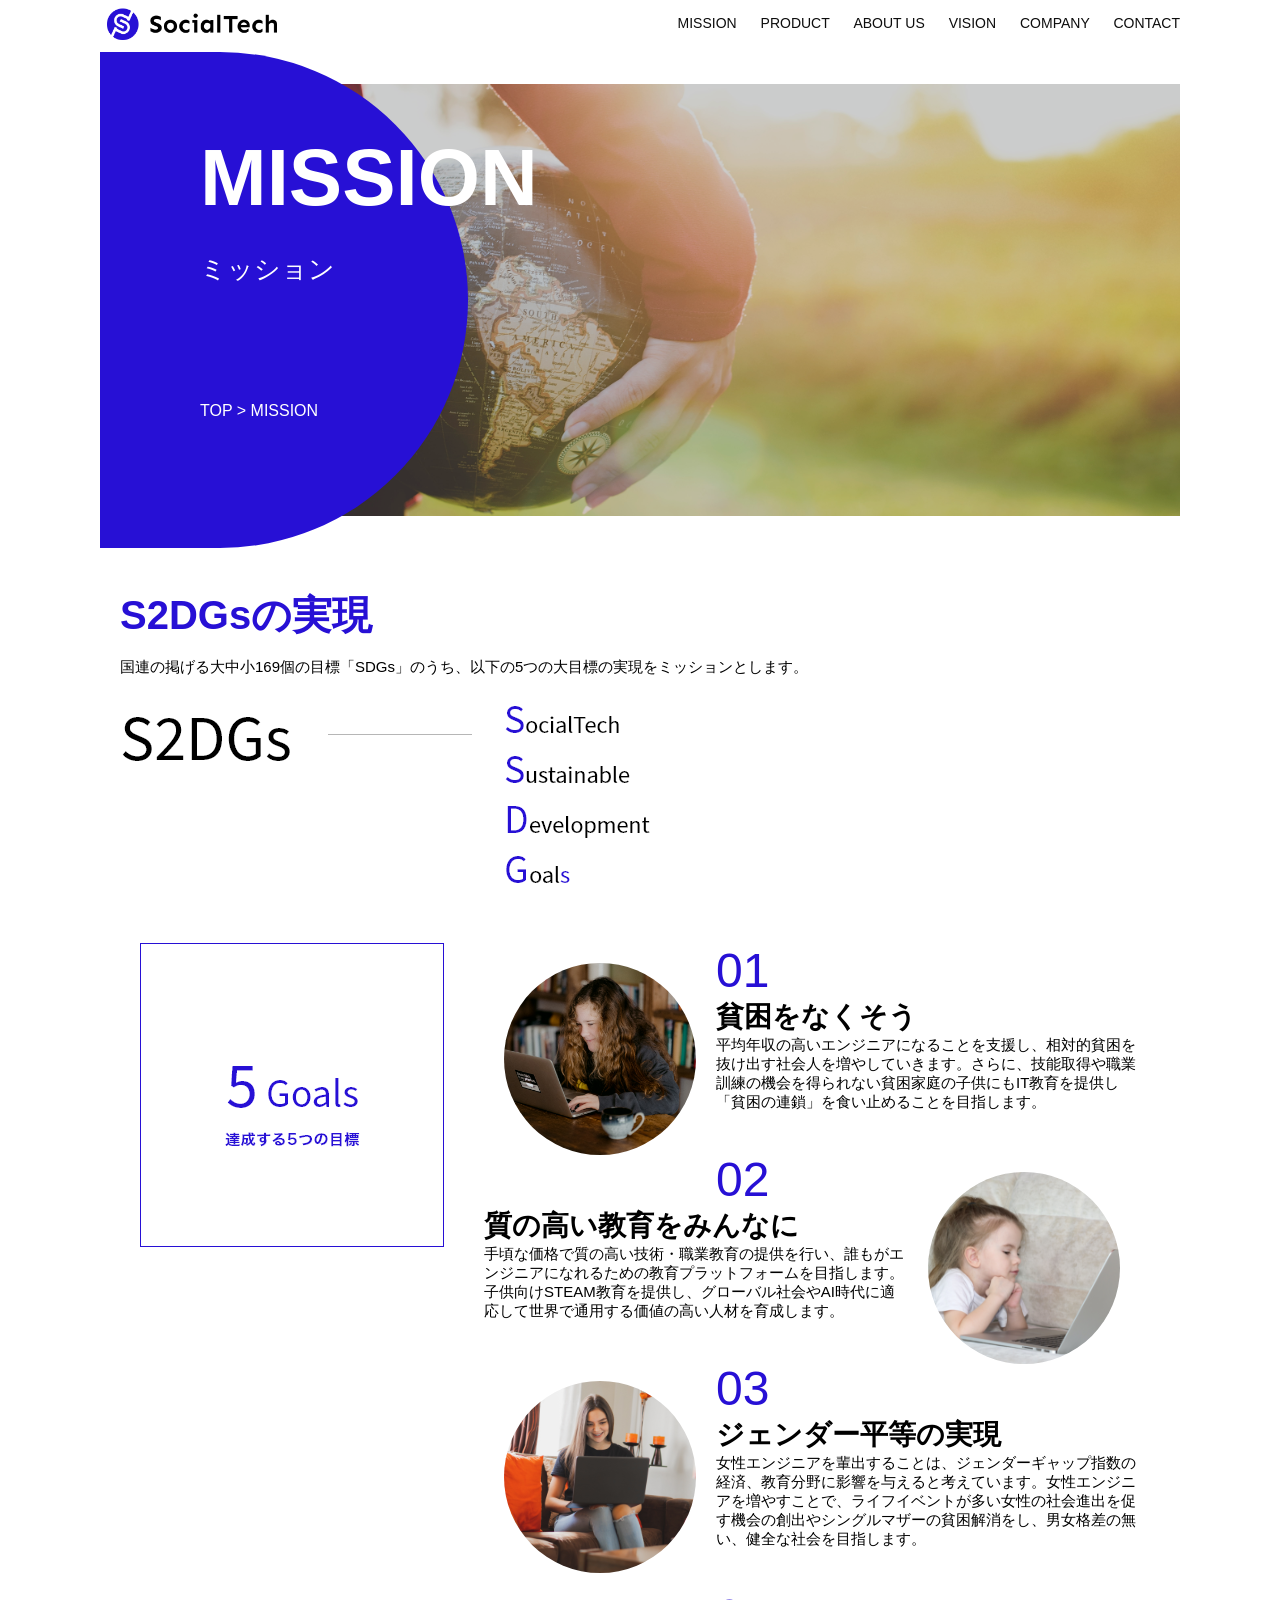
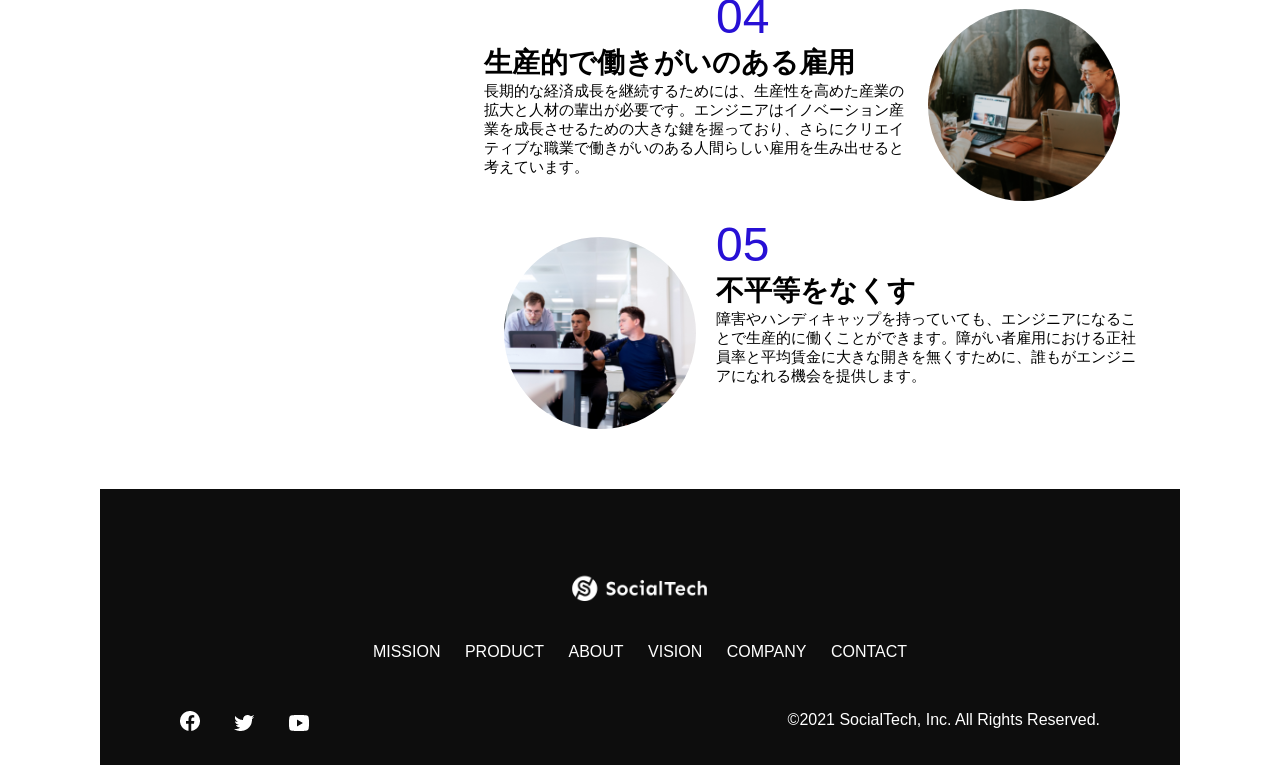
<file: mission.html>
<!DOCTYPE html>
<html lang="ja">
  <head>
    <title>SocialTech -MISSION ミッション-</title>
    <meta charset="utf-8">
    <meta name="description" content="SocialTechはEdTechのリーディングカンパニーを目指します。">
    <meta name="viewport" content="width=device-width,initial-scale=1.0">
    <link rel="stylesheet" href="style.css">
  </head>
  <body>
    <header>
      <a href="index.html">
        <img src="images/logo.png" alt="トップページへ戻る">
      </a>

      <!-- PC用ナビゲーション -->
      <nav id="nav-pc">
          <a href="mission.html">MISSION</a>
          <a href="product.html">PRODUCT</a>
          <a href="index.html#aboutus">ABOUT US</a>
          <a href="index.html#vision">VISION</a>
          <a href="index.html#company">COMPANY</a>
          <a href="index.html#contact">CONTACT</a>
      </nav>

      <!-- スマホ用メニューボタン -->
      <img id="menu-sp" src="images/button-menu.png" alt="ナビゲーションを開く" onclick="document.getElementById('nav-sp').style.display='block'">
      <!-- スマホ用ナビゲーション -->
      <nav id="nav-sp">
      <img id="close" src="images/button-close.png" alt="ナビゲーションを閉じる" onclick="document.getElementById('nav-sp').style.display='none'">
        <a id="logo-sp" href="index.html" onclick="document.getElementById('nav-sp').style.display='none'"><img src="images/logo-sp.png" alt="トップページに戻る"></a>
        <a class="menu" href="mission.html" onclick="document.getElementById('nav-sp').style.display='none'">MISSION</a>
        <a class="menu" href="product.html" onclick="document.getElementById('nav-sp').style.display='none'">PRODUCT</a>
        <a class="menu" href="index.html#aboutus" onclick="document.getElementById('nav-sp').style.display='none'">ABOUT US</a>
        <a  class="menu" href="index.html#vision" onclick="document.getElementById('nav-sp').style.display='none'">VISION</a>
        <a class="menu" href="index.html#company" onclick="document.getElementById('nav-sp').style.display='none'">COMPANY</a>
        <a class="menu" href="index.html#contact" onclick="document.getElementById('nav-sp').style.display='none'">CONTACT</a>
        <div id="sns">
          <a href="https://www.facebook.com/sejuku2013"><img src="images/button-facebook.png" alt="facebookのリンク"></a>
          <a href="https://twitter.com/samuraijuku"><img src="images/button-twitter.png" alt="Twitterのリンク"></a>
          <a href="https://www.youtube.com/channel/UCCFOQO5aDK0xXam4cUQXT8g"><img src="images/button-youtube.png" alt="yoububeのリンク"></a>
        </div>
    </nav>
    
    </header>
    <main>
      <article>
        <section id="mission-main">
          <div id="mission-title">
            <h1>MISSION</h1>
            <span>ミッション</span>
            <div>TOP > MISSION</div>
          </div>
        </section>

        <section id="mission-s2dgs">
          <h2 class="mission-h2">S2DGsの実現</h2>
          <p>国連の掲げる大中小169個の目標「SDGs」のうち、以下の5つの大目標の実現をミッションとします。</p>
          <img src="images/mission/mission-s2dgs.png" alt="SDGs">
        </section>

        <section id="mission-5goals">
          <div>
            <img id="s2dgs-image" src="images/mission/mission-5goals.png" alt="5goals">
          </div>
          <div>
            <div>
              <img class="fivegoals-image-left" src="images/mission/mission-5goals01.png" alt="PCを操作する女の子">
              <span class="fivegoals-number">01</span>
              <h3 class="fivegoals-h3">貧困をなくそう</h3>
              <p class="fivegoals-p">
                平均年収の高いエンジニアになることを支援し、相対的貧困を抜け出す社会人を増やしていきます。さらに、技能取得や職業訓練の機会を得られない貧困家庭の子供にもIT教育を提供し「貧困の連鎖」を食い止めることを目指します。
              </p>
            </div>

            <div>
              <img class="fivegoals-image-right" src="images/mission/mission-5goals02.png" alt="PCを操作する女の子">
              <span class="fivegoals-number">02</span>
              <h3 class="fivegoals-h3">質の高い教育をみんなに</h3>
              <p class="fivegoals-p">
                手頃な価格で質の高い技術・職業教育の提供を行い、誰もがエンジニアになれるための教育プラットフォームを目指します。子供向けSTEAM教育を提供し、グローバル社会やAI時代に適応して世界で通用する価値の高い人材を育成します。
              </p>
            </div>

            <div>
              <img class="fivegoals-image-left" src="images/mission/mission-5goals03.png" alt="PCを操作する女の子">
              <span class="fivegoals-number">03</span>
              <h3 class="fivegoals-h3">ジェンダー平等の実現</h3>
              <p class="fivegoals-p">
                女性エンジニアを輩出することは、ジェンダーギャップ指数の経済、教育分野に影響を与えると考えています。女性エンジニアを増やすことで、ライフイベントが多い女性の社会進出を促す機会の創出やシングルマザーの貧困解消をし、男女格差の無い、健全な社会を目指します。
              </p>
            </div>

            <div>
              <img class="fivegoals-image-right" src="images/mission/mission-5goals04.png" alt="PCを操作する女の子">
              <span class="fivegoals-number">04</span>
              <h3 class="fivegoals-h3">生産的で働きがいのある雇用</h3>
              <p class="fivegoals-p">
                長期的な経済成長を継続するためには、生産性を高めた産業の拡大と人材の輩出が必要です。エンジニアはイノベーション産業を成長させるための大きな鍵を握っており、さらにクリエイティブな職業で働きがいのある人間らしい雇用を生み出せると考えています。
              </p>
            </div>

            <div>
              <img class="fivegoals-image-left" src="images/mission/mission-5goals05.png" alt="PCを操作する女の子">
              <span class="fivegoals-number">05</span>
              <h3 class="fivegoals-h3">不平等をなくす</h3>
              <p class="fivegoals-p">
                障害やハンディキャップを持っていても、エンジニアになることで生産的に働くことができます。障がい者雇用における正社員率と平均賃金に大きな開きを無くすために、誰もがエンジニアになれる機会を提供します。
              </p>
            </div>

          </div>

        </section>



      </article>
      <footer>
        <div id="footer-logo">
          <img src="images/logo-sp.png" alt="Social Tech">
        </div>

        <div id="footer-link">
          <a href="mission.html">MISSION</a>
          <a href="product.html">PRODUCT</a>
          <a href="index.html#aboutus">ABOUT</a>
          <a href="index.html#vision">VISION</a>
          <a href="index.html#company">COMPANY</a>
          <a href="index.html#contact">CONTACT</a>
        </div>

        <div id="sns-footer">
          <a href="https://www.facebook.com/sejuku2013"><img src="images/button-facebook.png" alt="facebookのリンク"></a>
          <a href="https://twitter.com/samuraijuku"><img src="images/button-twitter.png" alt="Twitterのリンク"></a>
          <a href="https://www.youtube.com/channel/UCCFOQO5aDK0xXam4cUQXT8g"><img src="images/button-youtube.png" alt="yoububeのリンク"></a>
          <span id="copyright">&copy;2021 SocialTech, Inc. All Rights Reserved.</span>
        </div>
      </footer>
    </main>
  </body>
</html>
</file>
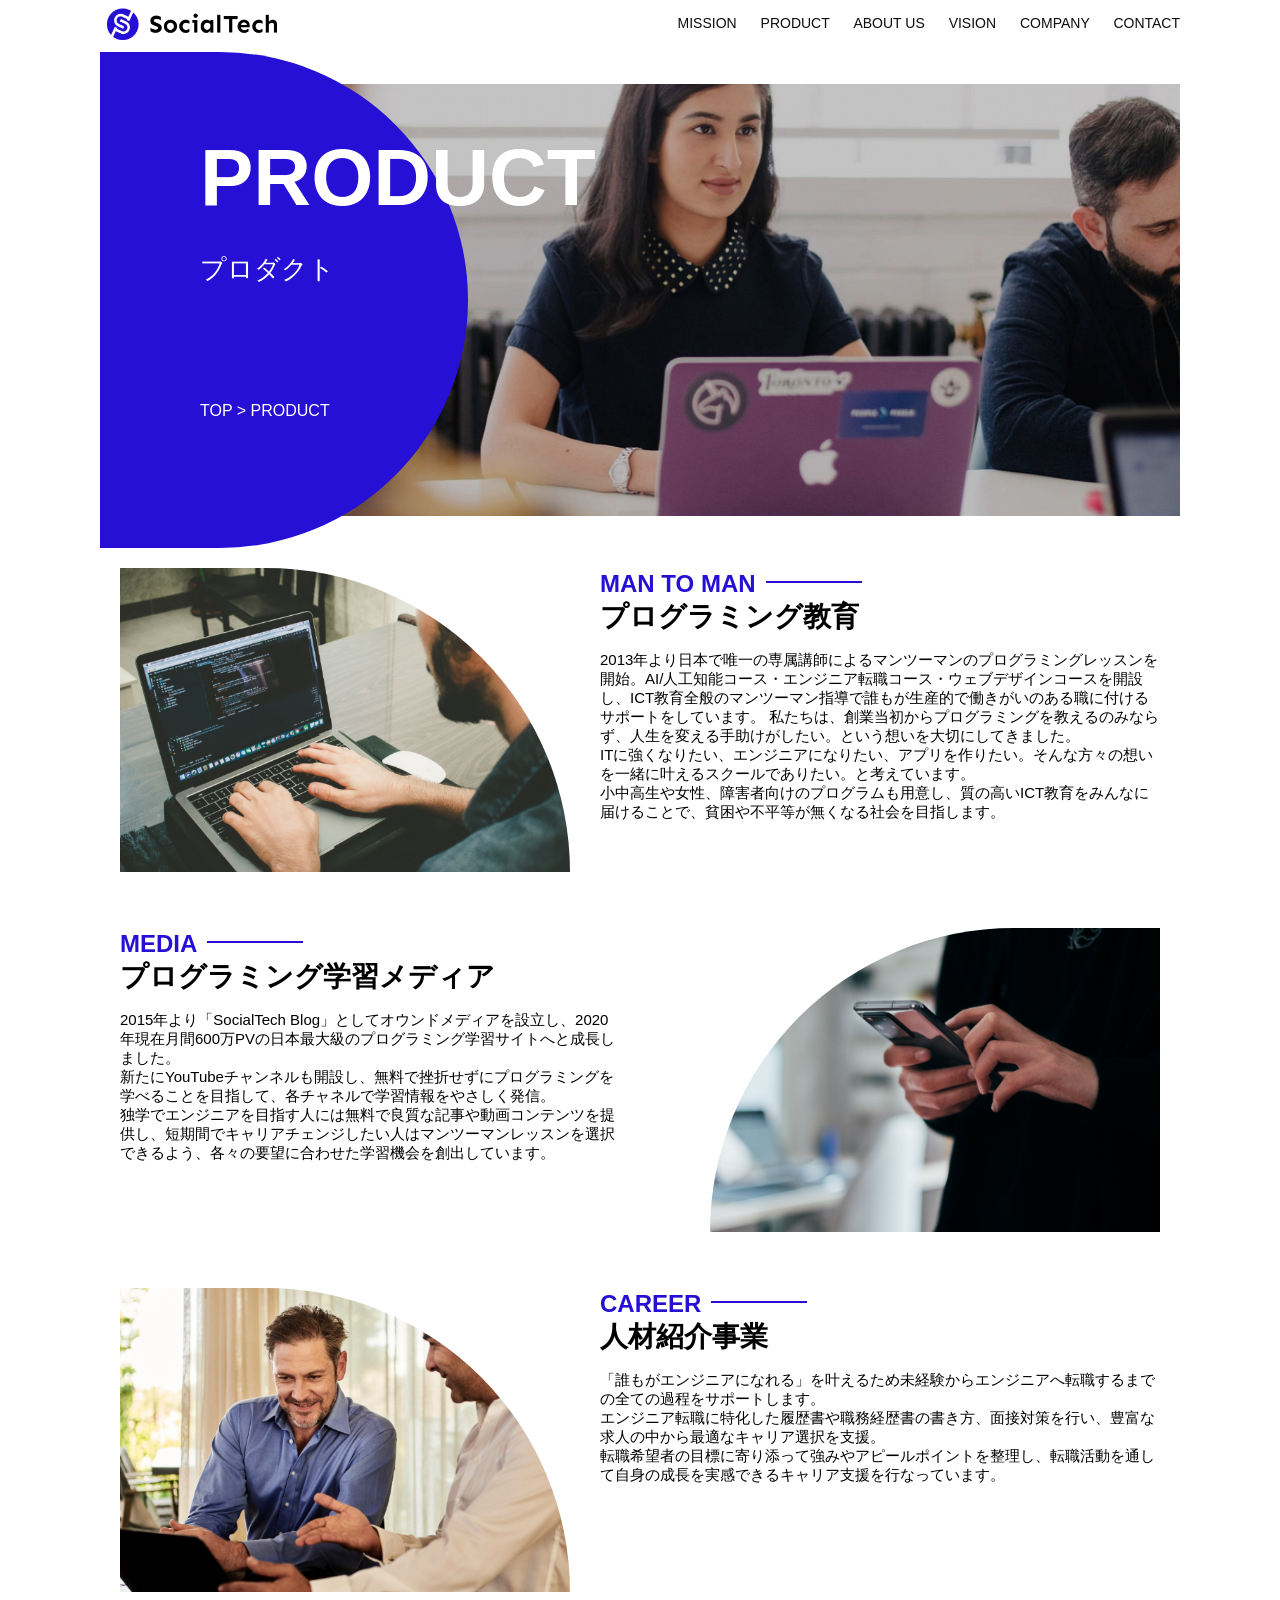
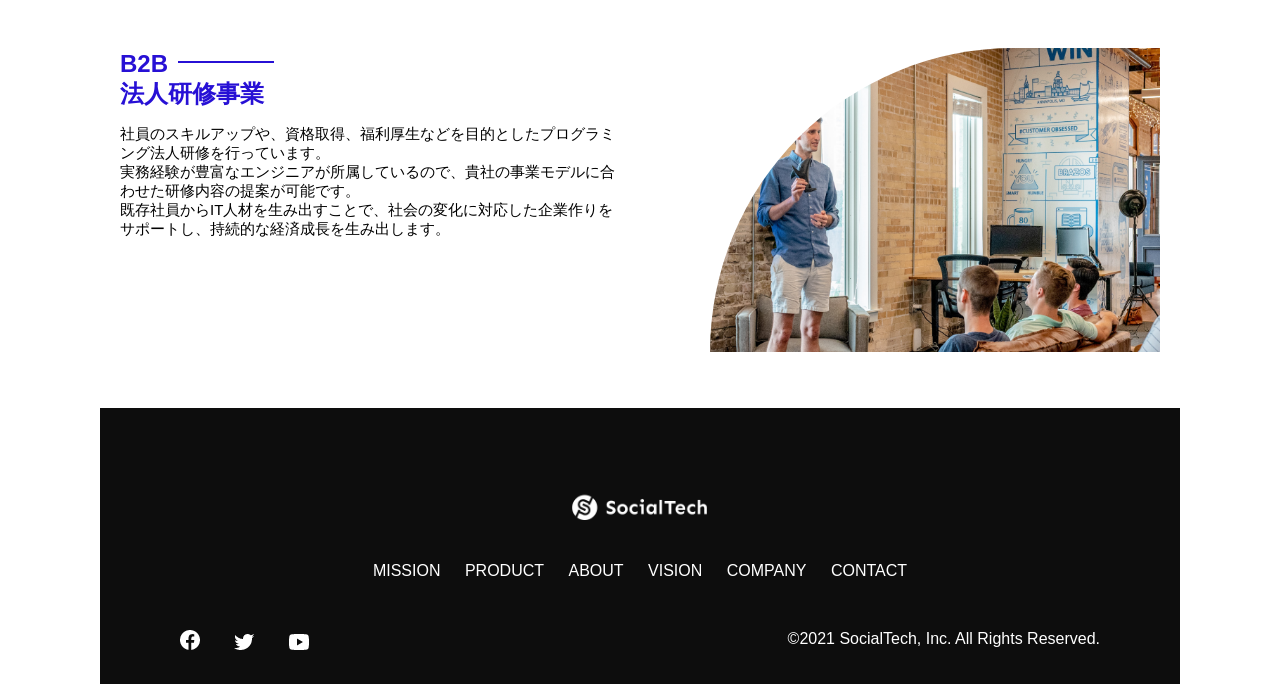
<file: product.html>
<!DOCTYPE html>
<html lang="ja">
  <head>
    <title>SocialTech -PRODUCT プロダクト-</title>
    <meta charset="utf-8">
    <meta name="description" content="SocialTechは4つのプロダクトを紹介します。">
    <meta name="viewport" content="width=device-width,initial-scale=1.0">
    <link rel="stylesheet" href="style.css">
  </head>
  <body>
    <header>
      <a href="index.html">
        <img src="images/logo.png" alt="トップページへ戻る">
      </a>

      <!-- PC用ナビゲーション -->
      <nav id="nav-pc">
          <a href="mission.html">MISSION</a>
          <a href="product.html">PRODUCT</a>
          <a href="index.html#aboutus">ABOUT US</a>
          <a href="index.html#vision">VISION</a>
          <a href="index.html#company">COMPANY</a>
          <a href="index.html#contact">CONTACT</a>
      </nav>

      <!-- スマホ用メニューボタン -->
      <img id="menu-sp" src="images/button-menu.png" alt="ナビゲーションを開く" onclick="document.getElementById('nav-sp').style.display='block'">
      <!-- スマホ用ナビゲーション -->
      <nav id="nav-sp">
      <img id="close" src="images/button-close.png" alt="ナビゲーションを閉じる" onclick="document.getElementById('nav-sp').style.display='none'">
        <a id="logo-sp" href="index.html" onclick="document.getElementById('nav-sp').style.display='none'"><img src="images/logo-sp.png" alt="トップページに戻る"></a>
        <a class="menu" href="mission.html" onclick="document.getElementById('nav-sp').style.display='none'">MISSION</a>
        <a class="menu" href="product.html" onclick="document.getElementById('nav-sp').style.display='none'">PRODUCT</a>
        <a class="menu" href="index.html#aboutus" onclick="document.getElementById('nav-sp').style.display='none'">ABOUT US</a>
        <a  class="menu" href="index.html#vision" onclick="document.getElementById('nav-sp').style.display='none'">VISION</a>
        <a class="menu" href="index.html#company" onclick="document.getElementById('nav-sp').style.display='none'">COMPANY</a>
        <a class="menu" href="index.html#contact" onclick="document.getElementById('nav-sp').style.display='none'">CONTACT</a>
        <div id="sns">
          <a href="https://www.facebook.com/sejuku2013"><img src="images/button-facebook.png" alt="facebookのリンク"></a>
          <a href="https://twitter.com/samuraijuku"><img src="images/button-twitter.png" alt="Twitterのリンク"></a>
          <a href="https://www.youtube.com/channel/UCCFOQO5aDK0xXam4cUQXT8g"><img src="images/button-youtube.png" alt="yoububeのリンク"></a>
        </div>
    </nav>
    
    </header>
    <main>
      <article>
        <section id="product-main">
          <div id="product-title">
            <h1>PRODUCT</h1>
            <span>プロダクト</span>
            <div>TOP > PRODUCT</div>
          </div>
        </section>

        <section class="product-section1">
          <img src="images/product/product-mantoman.png" alt="PCでコードを書く男性">
          <div>
            <h2 class="product-h2">MAN TO MAN</h2>
            <h3 class="product-h3">プログラミング教育</h3>
            <p>2013年より日本で唯一の専属講師によるマンツーマンのプログラミングレッスンを開始。AI/人工知能コース・エンジニア転職コース・ウェブデザインコースを開設し、ICT教育全般のマンツーマン指導で誰もが生産的で働きがいのある職に付けるサポートをしています。
              私たちは、創業当初からプログラミングを教えるのみならず、人生を変える手助けがしたい。という想いを大切にしてきました。<br>ITに強くなりたい、エンジニアになりたい、アプリを作りたい。そんな方々の想いを一緒に叶えるスクールでありたい。と考えています。<br>小中高生や女性、障害者向けのプログラムも用意し、質の高いICT教育をみんなに届けることで、貧困や不平等が無くなる社会を目指します。
            </p>
          </div>
        </section>

        <section class="product-section2">
          <div>
            <h2 class="product-h2">MEDIA</h2>
            <h3 class="product-h3">プログラミング学習メディア</h3>
            <p>2015年より「SocialTech
              Blog」としてオウンドメディアを設立し、2020年現在月間600万PVの日本最大級のプログラミング学習サイトへと成長しました。<br>新たにYouTubeチャンネルも開設し、無料で挫折せずにプログラミングを学べることを目指して、各チャネルで学習情報をやさしく発信。<br>独学でエンジニアを目指す人には無料で良質な記事や動画コンテンツを提供し、短期間でキャリアチェンジしたい人はマンツーマンレッスンを選択できるよう、各々の要望に合わせた学習機会を創出しています。
            </p>
          </div>
          <img src="images/product/product-media.png" alt="スマートフォンを操作する人">
        </section>

        <section class="product-section1">
          <img src="images/product/product-career.png" alt="笑顔で話し合う２人の男性">
          <div>
            <h2 class="product-h2">CAREER</h2>
            <h3 class="product-h3">人材紹介事業</h3>
            <p>「誰もがエンジニアになれる」を叶えるため未経験からエンジニアへ転職するまでの全ての過程をサポートします。<br>エンジニア転職に特化した履歴書や職務経歴書の書き方、面接対策を行い、豊富な求人の中から最適なキャリア選択を支援。<br>転職希望者の目標に寄り添って強みやアピールポイントを整理し、転職活動を通して自身の成長を実感できるキャリア支援を行なっています。<br>
            </p>
          </div>
        </section>

        <section class="product-section2">
          <div>
            <h2 class="product-h2">B2B</h2>
            <h3 class="product-h2">法人研修事業</h3>
            <p>社員のスキルアップや、資格取得、福利厚生などを目的としたプログラミング法人研修を行っています。<br>実務経験が豊富なエンジニアが所属しているので、貴社の事業モデルに合わせた研修内容の提案が可能です。<br>既存社員からIT人材を生み出すことで、社会の変化に対応した企業作りをサポートし、持続的な経済成長を生み出します。
            </p>
          </div>
          <img src="images/product/product-b2b.png" alt="講演中の男性とそれを聴く人々">
        </section>




      </article>
      <footer>
        <div id="footer-logo">
          <img src="images/logo-sp.png" alt="Social Tech">
        </div>

        <div id="footer-link">
          <a href="mission.html">MISSION</a>
          <a href="product.html">PRODUCT</a>
          <a href="index.html#aboutus">ABOUT</a>
          <a href="index.html#vision">VISION</a>
          <a href="index.html#company">COMPANY</a>
          <a href="index.html#contact">CONTACT</a>
        </div>

        <div id="sns-footer">
          <a href="https://www.facebook.com/sejuku2013"><img src="images/button-facebook.png" alt="facebookのリンク"></a>
          <a href="https://twitter.com/samuraijuku"><img src="images/button-twitter.png" alt="Twitterのリンク"></a>
          <a href="https://www.youtube.com/channel/UCCFOQO5aDK0xXam4cUQXT8g"><img src="images/button-youtube.png" alt="yoububeのリンク"></a>
          <span id="copyright">&copy;2021 SocialTech, Inc. All Rights Reserved.</span>
        </div>
      </footer>
    </main>
  </body>
</html>
</file>
<file: style.css>
@charset "utf-8";
/* PC スマホ共通スタイル */
body{
  font-family:'Source Sans Pro', 'Hiragino Kaku Gothic' , Meiryo, Arial , sans-serif;
}
p{
  font-size:15px;
}

/* -------------------
  PC用のスタイル
 -------------------*/
@media screen and (min-width:768px){
  body{
    max-width:1080px;
    min-width:900px;
    margin:0 auto;
  }
  header{
    display:flex;
    justify-content:space-between;
  }
  #nav-pc{
    text-align:right;
    font-size:14px;
    padding-top:15px;
  }
  #nav-pc > a{
    text-decoration:none;
    margin-left:20px;
  }
  #nav-pc > a:link{
    color:#0d0d0d;
  }
  #nav-pc > a:visited{
    color:#0d0d0d;
  }
  #nav-pc > a:hover{
    color:#0d0d0d;
    text-decoration:underline;
  }
  #nav-pc > a:active{
    color:#0d0d0d;
  }
  /* スマホ用ナビを非表示 */
  #menu-sp,#nav-sp{
    display:none;
  }
  .carousel{
    width:885px;
    margin-left:20px;
  }
  .carouselImg{
    width:885px;
  }
  h2{
    margin:40px 0 0 0;
  }
  #mission{
    width:100%;
    margin:80px auto;
  }
  h2::after{
    content:url(images/line.png);
    margin-left:10px;
  }
  #mission h3{
    font-size:27px;
  }

  #mission-flex{
    display:flex;
    width:100%;
  }
  #mission-flex > div{
    width:50%;
    margin:20px;
  }
  #mission-photo{
    width:100%;
  }
  #s2dgs{
    margin-top:50px;
  }
  /* プロダクト */
  #product{
    background-color:#fafafa;
    width:100%;
    margin:80px 0;
    padding:10px 40px 0px;
  }
  #product > div{
    display:flex;
    margin-top:40px;
  }

  #product-left{
    width:50%;
    margin-right:20px;
  }
  #product-right{
    width:50%;
    margin-left:20px;
    margin-top:40px;
  }
  #product-left > div{
    position:relative;
    height:480px;
    margin-right:20px;
  }
  #product-right > div{
    position:relative;
    height:480px;
    margin-left:20px;
  }
  .product-photo{
    width:100%;
  }
  .product-explain{
    position:absolute;
    top:280px;
    left:0;
    background-color:#FFF;
    margin:0 40px;
    padding:20px;
    box-shadow:5px 5px 10px rgba(0,0,0,0.05);
  }
  .product-explain span{
    color:#2710d5;
    font-weight:bold;
    font-size:16px;
    margin:0;
  }
  .product-explain > h3{
    margin:5px 0;
  }
  .product-explain > p{
    margin:0;
  }
  #product-more{
    margin:0 auto -42px auto;

  }
  /* ABOUT US */
  #aboutus{
    margin:80px auto;
  }
  #aboutus > div{
    display:flex;
  }
  .culture-table{
    max-width:500px;
    margin-right:50px;
  }
  .culture-num{
    font-size:80px;
    color:#2710d5;
    margin-right:20px;
  }
  .culture-en{
    font-size:24px;
    font-weight:bold;
    color:#2710d5;
    display:block;
  }
  .culture-jp{
    font-size:28px;
    font-weight:bold;
  }
  .culture-description{
    margin:0;
  }

  .culture-img{
    width:100%;
    align-self:flex-start;
  }
  .culture-img2{
    width:100%;
    margin-top:50px;
  }
  /* VISION */
  #vision{
    margin:80px auto;
  }
  #vision > div{
    width:100%;
    display:flex;
    justify-content:space-between;
    flex-wrap:wrap;
  }
  .vision-box{
    position:relative;
    width:300px;
    height:300px;
    margin-bottom:30px;
  }
  .vision-box > img{
    position:absolute;
    top:0;
    left:0;
    z-index:30;
    width:100%;
    height:auto;
  }
  .vision-box > span{
    position:absolute;
    top:0;
    left:0;
    z-index:31;
    margin-right:20px;
  }
  .vision-box > span > h4{
    color:#2710d5;
    font-size:19px;
    margin-top:80px;
  }
  .vision-box > span > h4::first-letter{
    font-size:40px;
  }
  .vision-box > span > h5{
    font-size:20px;
    margin:0;
  }
  .vision-box > span > p{
    margin-top:10px;
  }

  /* 会社概要 */
  #company{
    margin:80px auto;
  }
  #company-table{
    width:100%;
  }
  .tableheader-firsr,
  .tableheader{
    text-align:left;
    padding:20px;
    border-bottom:1px solid #2710d5;
    width:100px;
  }
  .tableheader-firsr{
    border-top:1px solid #2710d5;
  }
  .cell-first,
  .cell{
    padding:30px;
    border-top:1px solid #ececec;
  }
  .cell-first{
    border-top:1px solid #ececec;
  }
  #company > iframe{
    width:100%;
    height:368px;
    margin-top:40px;
  }
  /* 会社概要 */
  #contact{
    margin:80px auto;
  }
  #contact > form > div{
    display:flex;
    flex-direction:row;
    flex-wrap:wrap;
    padding-bottom:30px;
  }
  .contact-heading{
    width:240px;
    align-self:center;
  }
  .contact-label{
    font-weight:bold;
  }
  .contact-span{
    color:#ce2222;
    margin-left:20px;
    font-weight:bold;
  }
  .contact-textbox{
    width:400px;
    height:56px;
    background-color:#fafafa;
    border-top:0;
    border-left:0;
    border-right:0;
    border-bottom:1px solid #707070;
  }
  .contact-textarea{
    width:400px;
    height: 200px;
    background-color:#fafafa;
    border-top:0;
    border-left:0;
    border-right:0;
    border-bottom:1px solid #707070;
  }
  details{
    width:700px;
  }
  details > div{
    background-color:#fafafa;
    padding:20px;
  }
  details > div > span{
    font-weight:bold;
  }
  /* フッター */
  footer{
    background-color:#0d0d0d;
    text-align:center;
    padding:80px 80px 30px 80px;
  }
  #footer-logo{
    margin-bottom:30px;
  }
  #footer-link{
    margin-bottom:50px;
  }
  #footer-link > a{
    text-decoration:none;
    margin:10px;
  }
  #footer-link > a:link{
    color:#ffffff;
  }
  #footer-link > a:visited{
    color:#ffffff;
  }
  #footer-link > a:hover{
    color:#ffffff;
    text-decoration:underline;
  }
  #footer-link > a:active{
    color:#ffffff;
  }
  #sns-footer{
    text-align:left;
    width:100%;
  }
  #sns-footer > a{
    margin-right:30px;
  }
  #copyright{
    color:#ffffff;
    float:right;
  }
  /* ミッションページ */
  #mission-main{
    height:496px;
    width:100%;
    background-image:url(images/mission/mission-main.png);
    background-repeat:no-repeat;
    background-position-y:center;
  }
  #mission-title{
    position:relative;
    width:368px;
    height:496px;
    background-color:#2710d5;
    color:#ffffff;
    border-radius:0 248px 248px 0;
  }
  #mission-title > h1{
    position:absolute;
    top:0;
    left:100px;
    font-size:80px;
  }
  #mission-title > span{
    position:absolute;
    top:200px;
    left:100px;
    font-size:26px;
  }
  #mission-title > div{
    position:absolute;
    top:350px;
    left:100px;
    font-size:16px;
  }
  #mission-s2dgs{
    width:100%;
    margin:20px;
  }
  .mission-h2{
    color:#2710d5;
    font-size:40px;
  }
  .mission-h2::after{
    content:none;
  }
  #mission-5goals{
    display:flex;
    margin:20px;
  }
  #mission-5goals > div{
    flex-grow:1;
    padding:20px;
  }
  #mission-5goals > div > div{
    margin-bottom:40px;
  }
  .fivegoals-image-left{
    float:left;
    margin:20px;
  }
  .fivegoals-image-right{
    float:right;
    margin:20px;
  }
  .fivegoals-number{
    color:#2710d5;
    font-size:48px;
    margin:0;
  }
  .fivegoals-h3{
    font-size:28px;
    margin:0;
  }
  .fivegoals-p{
    margin:0;
  }
  /* プロダクトページ */
  #product-main{
    width:100%;
    height:496px;
    background-image:url(images/product/product-main.png);
    background-repeat:no-repeat;
    background-position-y:center;
  }
  #product-title{
    position:relative;
    width:368px;
    height:496px;
    background-color:#2710d5;
    border-radius:0 248px 248px 0;
    color:#ffffff;
  }
  #product-title > h1{
    position:absolute;
    top:0;
    left:100px;
    font-size:80px;
  }
  #product-title > span{
    position:absolute;
    top:200px;
    left:100px;
    font-size:26px;
  }
  #product-title > div{
    position:absolute;
    top:350px;
    left:100px;
    font-size:16px;
  }
  .product-section1{
    position:relative;
    height:340px;
    margin:20px;
  }
  .product-section1 > img{
    position:absolute;
    top:0;
    left:0;
    width:450px;
    margin:0 40px 30px 0;
    border-radius:0 432px 0 0;
  }
  .product-section1 > div{
    position:absolute;
    top:0;
    left:480px;
  }
  .product-section2{
    position:relative;
    height:340px;
    margin:20px;
  }
  .product-section2 > img{
    position:absolute;
    top:0;
    right:0;
    width:450px;
    margin:0 0 30px 40px;
    border-radius:432px 0 0 0;
  }
  .product-section2 > div{
    position:absolute;
    top:0;
    left:0;
    width:500px;
  }
  .product-h2{
    color:#2710d5;
    font-size:24px;
    margin:0;
  }
  .product-h3{
    font-size:28px;
    margin:0;
  }
}

/* -------------------
  スマホ用のスタイル
 -------------------*/
 @media screen and (max-width:767px){
    body{
      min-width:375px;
      margin:0;
    }
    #nav-pc{
      display:none;
    }
    #menu-sp{
      position:absolute;
      top:0;
      right:0;
    }
    #nav-sp{
      display:none;
      background-color:#2710d5;
     width:100%;
     height:100%;
      position:absolute;
      top:0;
      left:0;
      z-index:100;
    }
    #logo-sp{
      margin:80px 0 30px 20px;
    }
    #close{
      position:absolute;
      top:20px;
      right:20px;
    }
    #nav-sp > a{
      display:block;
    }
    #nav-sp > a:link{
      color:#ffffff;
    }
    #nav-sp > a:visited{
      color:#ffffff;
    }
    #nav-sp > a:active{
      color:#ffffff;
    }
    #nav-sp > a:hover{
      color:#ffffff;
      text-decoration:underline;
    }
    #nav-sp > .menu{
      height:44px;
      font-size:16px;
      text-decoration:none;
      display:block;
      margin:0 20px;
      background-image:url(images/arrow.png);
      background-repeat:no-repeat;
      background-position:right top;
    }
    #sns{
      position:absolute;
      bottom:20px;
      left:20px;
    }
    #sns > a{
      margin-right:20px;
    }
    .carousel{
      width:375px;
      margin:0 auto;
    }
    .carouselImg{
      width:375px;
    }
    h2::after{
      content:url(images/line.png);
      margin-left:10px;
    }
    h3{
      font-size:24px;
      margin-top:10px;
    }
    #mission{
      margin:20px;
    }
    #mission-photo{
      width:100%;
    }
    #s2dgs{
      width:100%;
    }
    #product{
      background-color:#fafafa;
      padding-top:20px;
    }
    #product h2{
      margin-left:20px;
    }
    #product-left,product-right{
      margin:0 20px;
    }
    #product-left > div,
    #product-right > div{
      position:relative;
      height:540px;
    }
    .product-explain{
      position:absolute;
      left:0;
      bottom:50px;
      background-color:#ffffff;
      padding:20px;
      box-shadow:5px 5px 10px rgba(0,0,0,0.05);
    }
    .product-explain > span{
      color:#2710d5;
      font-weight:bold;
      font-size:16px;
      margin:0;
    }
    .product-explain > h3{
      margin:10px 0;
    }
    .product-photo{
      width:100%;
    }
    #product-more > img{
      margin:0 0 -42px 20px;
    }
    #aboutus{
      margin:80px 20px;
    }
    #aboutus > div{
      display:flex;
      flex-direction:column;
    }
    .culture-table{
      order:2;
      width:100%;
      padding-right:20px;
    }
    .culture-img{
      order:1;
      width:100%;
    }
    .culture-img2{
      width:100%;
    }
    .culture-num{
      font-size:80px;
      color:#2710d5;
    }
    .culture-en{
      color:#2710d5;
      font-weight:bold;
      font-size:24px;
      display:block;
    }
    .culture-jp{
      display:block;
    }
    .culture-description{
      margin:0;
    }
    #vision{
      margin:80px 20px;
    }
    .vision-box{
      position:relative;
      width:300px;
      height:300px;
      margin-bottom:30px;
      }
      .vision-box > img{
        position:absolute;
        top:0;
        left:0;
        z-index:30;
        width:100%;
        height:auto;
      }
      .vision-box > span{
        position:absolute;
        top:0;
        left:0;
        z-index:31;
        margin-right:20px;
      }
      .vision-box > span > h4{
        color:#2710d5;
        font-size:19px;
        margin:60px 0 0 0;
      }
      .vision-box > span > h5{
        font-size:20px;
        margin:0;
      }
      .vision-box > span > p{
        margin:10px 0 0 0;
      }
      #company{
        margin:0 20px;
      }
      #company > h3{
        margin-bottom:20px;
      }
      #company > table{
        width:100%;
      }
      .tableheader-firsr{
        width:50px;
        text-align:left;
        padding:20px;
        border-top:1px solid #2710d5;
        border-bottom:1px solid #2710d5;
      }
      .tableheader{
        width:50px;
        text-align:left;
        padding:20px;
        border-bottom:1px solid #2710d5;
      }
      .cell-first{
        padding:20px;
        border-top:1px solid #ececec;
        border-bottom:1px solid #ececec;
      }
      .cell{
        padding:20px;
        border-bottom:1px solid #ececec;
      }
      #company > iframe{
        width:100%;
        height:240px;
        margin-top:40px;
      }
      #contact{
        margin:80px 20px;
      }
      #contact > h3{
        margin-bottom:20px;
      }
      #contact > form > div{
        margin-bottom:20px;
      }
      .contact-heading{
        margin-bottom:20px;
      }
      .contact-label{
        font-weight:bold;
      }
      .contact-span{
        color:#ce2222;
        margin-left:20px;
        font-weight:bold;
      }
      .contact-textbox{
        width:100%;
        min-width:300px;
        height:56px;
        background-color:#fafafa;
        border-top:0;
        border-left:0;
        border-right:0;
        border-bottom:1px solid #707070;
      }
      .contact-textarea{
        width:100%;
        min-width:150px;
        height:56px;
        background-color:#fafafa;
        border-top:0;
        border-left:0;
        border-right:0;
      }
      .radiobutton{
        margin-bottom:20px;
      }
      .radiobutton + label::after{
        content:"\A";
        white-space:pre;
      }
      footer{
        background-color:#0d0d0d;
        padding:30px 20px 50px 20px;
      }
      #footer-logo{
        margin-bottom:30px;
      }
      #footer-link{
        margin-bottom:50px;
      }
      #footer-link > a{
        display:block;
        text-decoration:none;
        margin-right:20px;
        margin-bottom:30px;
        background-image:url(images/arrow.png);
        background-repeat:no-repeat;
        background-position:top right;
      }
      #footer-link > a:link{
        color:#ffffff;
      }
      #footer-link > a:visited{
        color:#ffffff;
      }
      #footer-link > a:hover{
        color:#ffffff;
        text-decoration:underline;
      }
      #footer-link > a:active{
        color:#ffffff;
      }
      #sns-footer > a{
        margin-right:30px;
      }
      #copyright{
        display:block;
        color:#ffffff;
        font-size:12px;
        margin-top:30px;
      }
      /* ミッションページ */
      #mission-main{
        height:256px;
        width:100%;
        background-image:url(images/mission/mission-main.png);
        background-repeat:no-repeat;
        background-position-y:center;
        background-size:auto 208px;
      }
      #mission-title{
        position:relative;
        width:136px;
        height:256px;
        background-color:#2710d5;
        color:#ffffff;
        border-radius:0 248px 248px 0;
      }
      #mission-title > h1{
        position:absolute;
        top:0;
        left:20px;
        font-size:40px;
      }
      #mission-title > span{
        position:absolute;
        top:110px;
        left:20px;
        font-size:18px;
      }
      #mission-title > div{
        position:absolute;
        top:180px;
        left:20px;
        font-size:13px;
      }
      #mission-s2dgs{
        margin:20px;
      }
      .mission-h2{
        color:#2710d5;
        font-size:38px;
        margin:0;
      }
      .mission-h2::after{
        content:none;
      }
      #mission-s2dgs > img{
        width:100%;
      }
      #mission-5goals{
        margin:20px;
      }
      #mission-5goals > div > div{
        margin-bottom:40px;
      }
      #s2dgs-image{
        width:100%;
      }
      .fivegoals-image-left{
        display:block;
        margin:20px auto;
      }
      .fivegoals-image-right{
        display:block;
        margin:20px auto;
      }
      .fivegoals-number{
        color:#2710d5;
        font-size:48px;
        margin:0;
      }
      .fivegoals-h3{
        font-size:28px;
        margin:0;
      }
      .fivegoals-p{
        margin:0;
      }
 /* プロダクトページ */
  #product-main{
    width:100%;
    height:256px;
    background-image:url(images/product/product-main.png);
    background-repeat:no-repeat;
    background-position-y:center;
    background-size:auto 208px;
  }
  #product-title{
    position:relative;
    width:136px;
    height:256px;
    background-color:#2710d5;
    border-radius:0 248px 248px 0;
    color:#ffffff;
  }
  #product-title > h1{
    position:absolute;
    top:0;
    left:20px;
    font-size:40px;
  }
  #product-title > span{
    position:absolute;
    top:110px;
    left:20px;
    font-size:18px;
  }
  #product-title > div{
    position:absolute;
    top:180px;
    left:20px;
    font-size:13px;
  }
  .product-section1{
    margin:20px;
  }
  .product-section1 > img{
    width:100%;
    border-radius:0 300px 0 0;
  }
  .product-section2{
    display:flex;
    flex-direction:column;
    margin:20px;
  }
  .product-section2 > img{
    order:1;
    width:100%;
    border-radius:300px 0 0 0;
  }
  .product-section2 > div{
    order:2;
  }
  .product-h2{
    color:#2710d5;
    font-size:24px;
    margin:0;
  }
  .product-h3{
    font-size:28px;
    margin:0;
  }
 }
</file>
